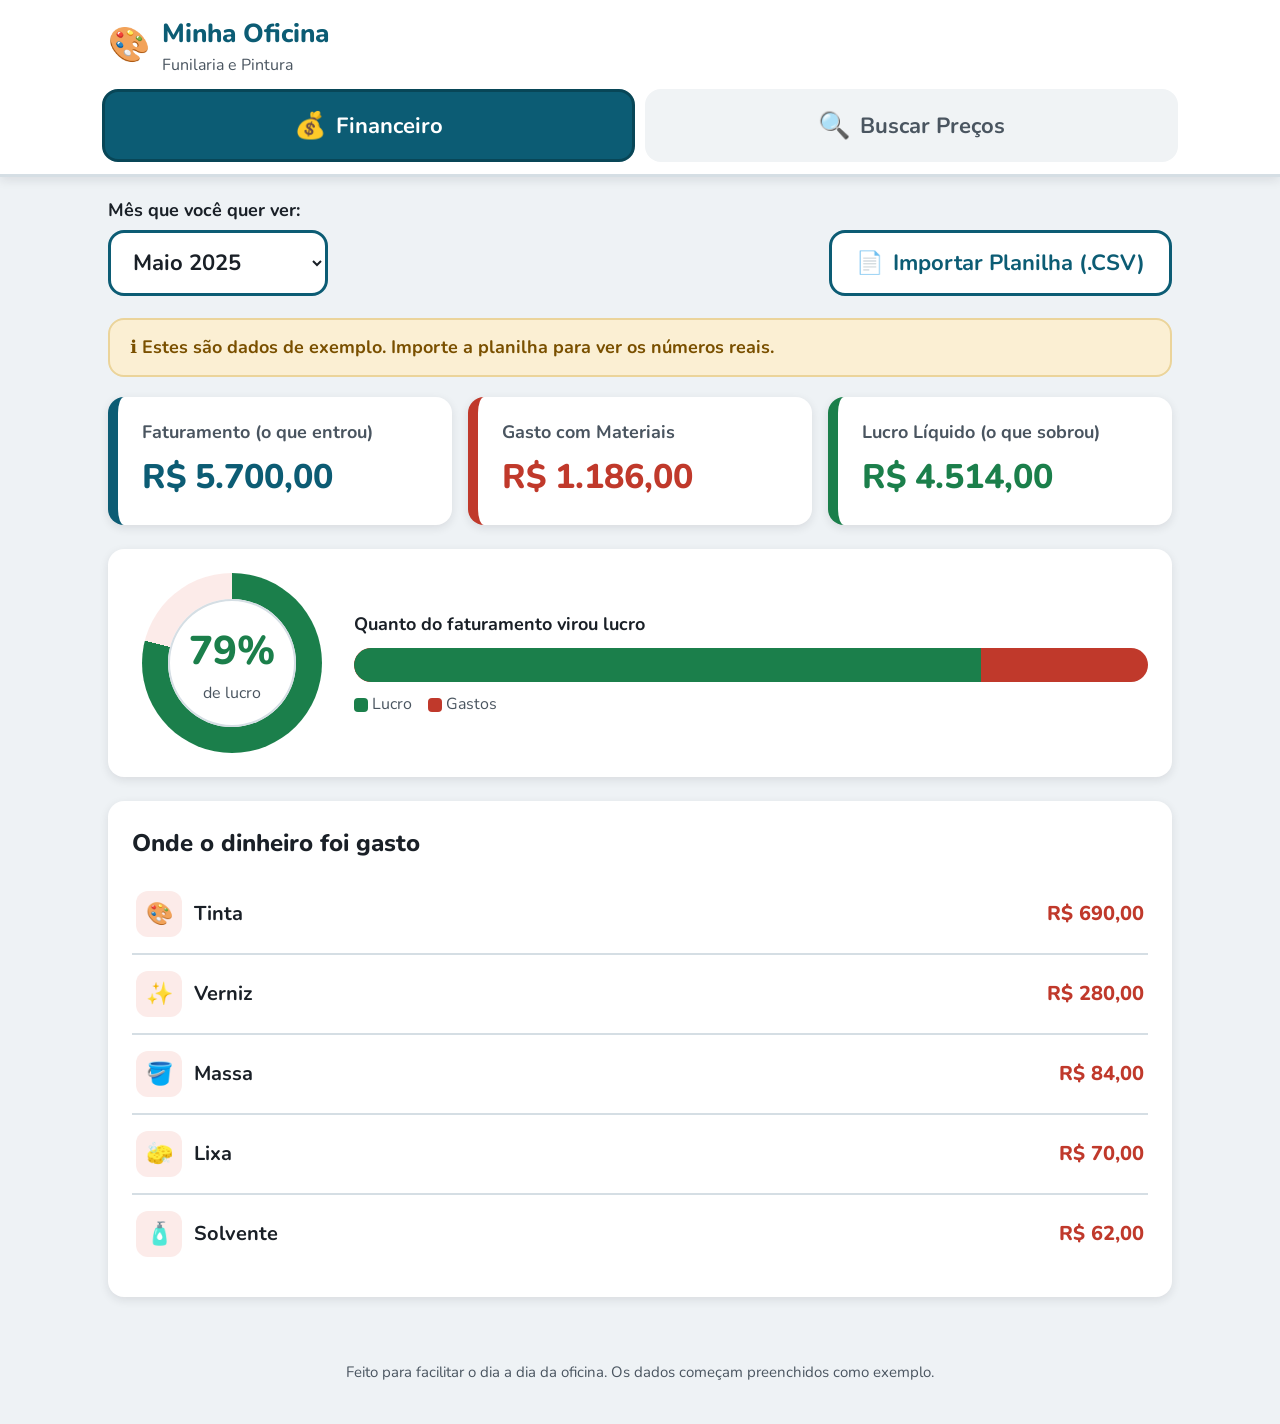
<file: index.html>
<!DOCTYPE html>
<html lang="pt-BR">
<head>
  <meta charset="UTF-8" />
  <meta name="viewport" content="width=device-width, initial-scale=1.0" />
  <meta name="description" content="Sistema simples de gestão financeira e cotação de materiais para oficina de funilaria e pintura." />
  <title>Oficina · Financeiro e Preços</title>
  <!-- Fonte arredondada e de fácil leitura (com reserva do sistema caso não carregue) -->
  <link rel="preconnect" href="https://fonts.googleapis.com" />
  <link rel="preconnect" href="https://fonts.gstatic.com" crossorigin />
  <link href="https://fonts.googleapis.com/css2?family=Nunito:wght@400;600;700;800&display=swap" rel="stylesheet" />
  <link rel="stylesheet" href="style.css" />
</head>
<body>

  <!-- ======================= CABEÇALHO ======================= -->
  <header class="topo">
    <div class="topo-conteudo">
      <div class="marca">
        <span class="marca-icone" aria-hidden="true">🎨</span>
        <div>
          <h1 class="marca-titulo">Minha Oficina</h1>
          <p class="marca-sub">Funilaria e Pintura</p>
        </div>
      </div>
    </div>

    <!-- Abas principais: grandes, sempre visíveis, sem menu escondido -->
    <nav class="abas" aria-label="Menu principal">
      <button class="aba aba-ativa" data-aba="financeiro" aria-pressed="true">
        <span class="aba-icone" aria-hidden="true">💰</span>
        <span>Financeiro</span>
      </button>
      <button class="aba" data-aba="materiais" aria-pressed="false">
        <span class="aba-icone" aria-hidden="true">🔍</span>
        <span>Buscar Preços</span>
      </button>
    </nav>
  </header>

  <!-- Aviso grande de "Salvo com sucesso" etc. -->
  <div id="aviso" class="aviso" role="status" aria-live="polite" hidden></div>

  <main class="conteudo">

    <!-- ============================================================ -->
    <!-- ABA 1 · GESTÃO FINANCEIRA                                     -->
    <!-- ============================================================ -->
    <section id="painel-financeiro" class="painel painel-ativo">

      <!-- Linha de controle: seletor de mês + importar planilha -->
      <div class="barra-controle">
        <label class="campo-mes">
          <span class="campo-mes-rotulo">Mês que você quer ver:</span>
          <select id="seletor-mes" class="seletor-mes"></select>
        </label>

        <div class="importar">
          <!-- Botão visível de importação de planilha CSV -->
          <input type="file" id="arquivo-csv" accept=".csv" hidden />
          <button id="botao-importar" class="botao botao-secundario">
            <span aria-hidden="true">📄</span> Importar Planilha (.CSV)
          </button>
        </div>
      </div>

      <!-- Mostra se os dados são da planilha ou de exemplo -->
      <div id="origem-dados" class="origem origem-exemplo"></div>

      <!-- Cartões de destaque: Faturamento, Materiais, Lucro -->
      <div class="cartoes-destaque">
        <div class="cartao cartao-faturamento">
          <p class="cartao-rotulo">Faturamento (o que entrou)</p>
          <p class="cartao-valor" id="valor-faturamento">R$ 0,00</p>
        </div>
        <div class="cartao cartao-gastos">
          <p class="cartao-rotulo">Gasto com Materiais</p>
          <p class="cartao-valor" id="valor-gastos">R$ 0,00</p>
        </div>
        <div class="cartao cartao-lucro">
          <p class="cartao-rotulo">Lucro Líquido (o que sobrou)</p>
          <p class="cartao-valor" id="valor-lucro">R$ 0,00</p>
        </div>
      </div>

      <!-- Indicador visual de lucro (rosquinha) + barra -->
      <div class="bloco-grafico">
        <div class="rosquinha-area">
          <div class="rosquinha" id="rosquinha" role="img" aria-label="Porcentagem de lucro">
            <div class="rosquinha-centro">
              <span id="rosquinha-numero">0%</span>
              <small>de lucro</small>
            </div>
          </div>
        </div>

        <div class="barra-area">
          <p class="barra-titulo">Quanto do faturamento virou lucro</p>
          <div class="barra-fundo" role="img" aria-label="Barra de proporção de lucro">
            <div class="barra-preenchida" id="barra-lucro"></div>
          </div>
          <p class="barra-legenda">
            <span class="ponto ponto-lucro"></span> Lucro &nbsp;&nbsp;
            <span class="ponto ponto-gasto"></span> Gastos
          </p>
        </div>
      </div>

      <!-- Lista de gastos categorizados -->
      <div class="bloco-lista">
        <h2 class="bloco-titulo">Onde o dinheiro foi gasto</h2>
        <ul class="lista-gastos" id="lista-gastos"></ul>
      </div>

    </section>

    <!-- ============================================================ -->
    <!-- ABA 2 · BUSCA DE MATERIAIS E FERRAMENTAS                      -->
    <!-- ============================================================ -->
    <section id="painel-materiais" class="painel">

      <div class="busca-topo">
        <h2 class="bloco-titulo">Procurar material ou ferramenta</h2>

        <div class="busca-linha">
          <input
            type="text"
            id="campo-busca"
            class="campo-busca"
            placeholder="Ex: verniz, massa, lixa..."
            aria-label="Digite o que você procura"
          />
          <button id="botao-buscar" class="botao botao-primario">
            <span aria-hidden="true">🔍</span> Buscar
          </button>
        </div>

        <!-- Filtros rápidos por categoria -->
        <div class="filtros" id="filtros" role="group" aria-label="Filtrar por categoria">
          <button class="filtro filtro-ativo" data-categoria="Todos">Todos</button>
          <button class="filtro" data-categoria="Tintas">Tintas</button>
          <button class="filtro" data-categoria="Vernizes">Vernizes</button>
          <button class="filtro" data-categoria="Massas">Massas</button>
          <button class="filtro" data-categoria="Lixas">Lixas</button>
          <button class="filtro" data-categoria="Ferramentas">Ferramentas</button>
          <button class="filtro" data-categoria="Acessórios">Acessórios</button>
        </div>
      </div>

      <!-- Cartões de resultado -->
      <div class="resultados" id="resultados"></div>

    </section>

  </main>

  <footer class="rodape">
    <p>Feito para facilitar o dia a dia da oficina. Os dados começam preenchidos como exemplo.</p>
  </footer>

  <script src="script.js"></script>
</body>
</html>
</file>
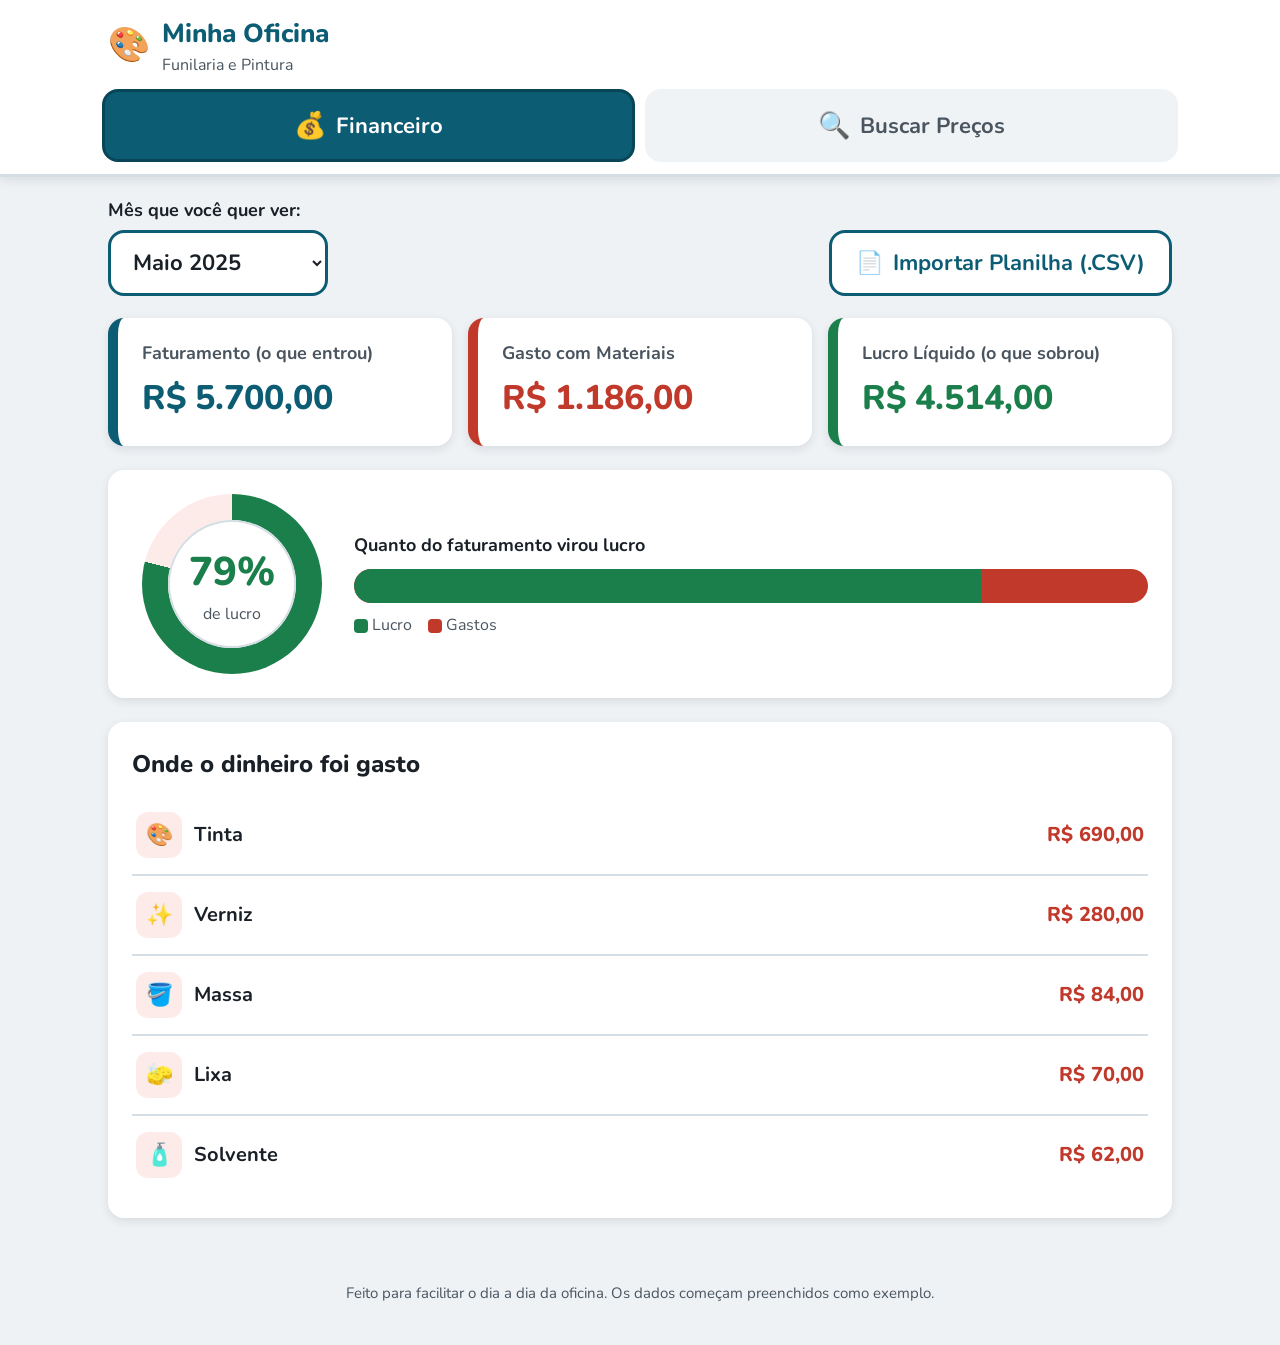
<file: index (1).html>
<!DOCTYPE html>
<html lang="pt-BR">
<head>
  <meta charset="UTF-8" />
  <meta name="viewport" content="width=device-width, initial-scale=1.0" />
  <meta name="description" content="Sistema simples de gestão financeira e cotação de materiais para oficina de funilaria e pintura." />
  <title>Oficina · Financeiro e Preços</title>
  <!-- Fonte arredondada e de fácil leitura (com reserva do sistema caso não carregue) -->
  <link rel="preconnect" href="https://fonts.googleapis.com" />
  <link rel="preconnect" href="https://fonts.gstatic.com" crossorigin />
  <link href="https://fonts.googleapis.com/css2?family=Nunito:wght@400;600;700;800&display=swap" rel="stylesheet" />
  <link rel="stylesheet" href="style.css" />
</head>
<body>

  <!-- ======================= CABEÇALHO ======================= -->
  <header class="topo">
    <div class="topo-conteudo">
      <div class="marca">
        <span class="marca-icone" aria-hidden="true">🎨</span>
        <div>
          <h1 class="marca-titulo">Minha Oficina</h1>
          <p class="marca-sub">Funilaria e Pintura</p>
        </div>
      </div>
    </div>

    <!-- Abas principais: grandes, sempre visíveis, sem menu escondido -->
    <nav class="abas" aria-label="Menu principal">
      <button class="aba aba-ativa" data-aba="financeiro" aria-pressed="true">
        <span class="aba-icone" aria-hidden="true">💰</span>
        <span>Financeiro</span>
      </button>
      <button class="aba" data-aba="materiais" aria-pressed="false">
        <span class="aba-icone" aria-hidden="true">🔍</span>
        <span>Buscar Preços</span>
      </button>
    </nav>
  </header>

  <!-- Aviso grande de "Salvo com sucesso" etc. -->
  <div id="aviso" class="aviso" role="status" aria-live="polite" hidden></div>

  <main class="conteudo">

    <!-- ============================================================ -->
    <!-- ABA 1 · GESTÃO FINANCEIRA                                     -->
    <!-- ============================================================ -->
    <section id="painel-financeiro" class="painel painel-ativo">

      <!-- Linha de controle: seletor de mês + importar planilha -->
      <div class="barra-controle">
        <label class="campo-mes">
          <span class="campo-mes-rotulo">Mês que você quer ver:</span>
          <select id="seletor-mes" class="seletor-mes"></select>
        </label>

        <div class="importar">
          <!-- Botão visível de importação de planilha CSV -->
          <input type="file" id="arquivo-csv" accept=".csv" hidden />
          <button id="botao-importar" class="botao botao-secundario">
            <span aria-hidden="true">📄</span> Importar Planilha (.CSV)
          </button>
        </div>
      </div>

      <!-- Cartões de destaque: Faturamento, Materiais, Lucro -->
      <div class="cartoes-destaque">
        <div class="cartao cartao-faturamento">
          <p class="cartao-rotulo">Faturamento (o que entrou)</p>
          <p class="cartao-valor" id="valor-faturamento">R$ 0,00</p>
        </div>
        <div class="cartao cartao-gastos">
          <p class="cartao-rotulo">Gasto com Materiais</p>
          <p class="cartao-valor" id="valor-gastos">R$ 0,00</p>
        </div>
        <div class="cartao cartao-lucro">
          <p class="cartao-rotulo">Lucro Líquido (o que sobrou)</p>
          <p class="cartao-valor" id="valor-lucro">R$ 0,00</p>
        </div>
      </div>

      <!-- Indicador visual de lucro (rosquinha) + barra -->
      <div class="bloco-grafico">
        <div class="rosquinha-area">
          <div class="rosquinha" id="rosquinha" role="img" aria-label="Porcentagem de lucro">
            <div class="rosquinha-centro">
              <span id="rosquinha-numero">0%</span>
              <small>de lucro</small>
            </div>
          </div>
        </div>

        <div class="barra-area">
          <p class="barra-titulo">Quanto do faturamento virou lucro</p>
          <div class="barra-fundo" role="img" aria-label="Barra de proporção de lucro">
            <div class="barra-preenchida" id="barra-lucro"></div>
          </div>
          <p class="barra-legenda">
            <span class="ponto ponto-lucro"></span> Lucro &nbsp;&nbsp;
            <span class="ponto ponto-gasto"></span> Gastos
          </p>
        </div>
      </div>

      <!-- Lista de gastos categorizados -->
      <div class="bloco-lista">
        <h2 class="bloco-titulo">Onde o dinheiro foi gasto</h2>
        <ul class="lista-gastos" id="lista-gastos"></ul>
      </div>

    </section>

    <!-- ============================================================ -->
    <!-- ABA 2 · BUSCA DE MATERIAIS E FERRAMENTAS                      -->
    <!-- ============================================================ -->
    <section id="painel-materiais" class="painel">

      <div class="busca-topo">
        <h2 class="bloco-titulo">Procurar material ou ferramenta</h2>

        <div class="busca-linha">
          <input
            type="text"
            id="campo-busca"
            class="campo-busca"
            placeholder="Ex: verniz, massa, lixa..."
            aria-label="Digite o que você procura"
          />
          <button id="botao-buscar" class="botao botao-primario">
            <span aria-hidden="true">🔍</span> Buscar
          </button>
        </div>

        <!-- Filtros rápidos por categoria -->
        <div class="filtros" id="filtros" role="group" aria-label="Filtrar por categoria">
          <button class="filtro filtro-ativo" data-categoria="Todos">Todos</button>
          <button class="filtro" data-categoria="Tintas">Tintas</button>
          <button class="filtro" data-categoria="Vernizes">Vernizes</button>
          <button class="filtro" data-categoria="Massas">Massas</button>
          <button class="filtro" data-categoria="Lixas">Lixas</button>
          <button class="filtro" data-categoria="Ferramentas">Ferramentas</button>
          <button class="filtro" data-categoria="Acessórios">Acessórios</button>
        </div>
      </div>

      <!-- Cartões de resultado -->
      <div class="resultados" id="resultados"></div>

    </section>

  </main>

  <footer class="rodape">
    <p>Feito para facilitar o dia a dia da oficina. Os dados começam preenchidos como exemplo.</p>
  </footer>

  <script src="script.js"></script>
</body>
</html>
</file>
<file: style.css>
/* ============================================================
   OFICINA · FINANCEIRO E PREÇOS
   Estilo pensado para pessoa de idade:
   - Fontes grandes
   - Alto contraste
   - Botões grandes e fáceis de tocar
   - Layout limpo, sem menus escondidos
   ============================================================ */

/* ---------- 1. Variáveis de cor e tamanho (fácil de ajustar) ---------- */
:root {
  --cor-fundo:        #EEF2F5;   /* fundo claro */
  --cor-branco:       #FFFFFF;   /* cartões */
  --cor-texto:        #1A2027;   /* texto escuro, bem legível */
  --cor-texto-suave:  #4A5560;   /* textos secundários */

  --cor-primaria:     #0C5C74;   /* azul-petróleo (ações principais) */
  --cor-primaria-esc: #084657;
  --cor-acento:       #E4620E;   /* laranja "tinta" (destaques) */

  --cor-lucro:        #1B7F4B;   /* verde (positivo / confiável) */
  --cor-lucro-claro:  #E4F4EB;
  --cor-gasto:        #C0392B;   /* vermelho (gastos) */
  --cor-gasto-claro:  #FCEBE9;
  --cor-faturamento:  #0C5C74;

  --borda:            #D5DEE4;
  --sombra:           0 3px 10px rgba(26, 32, 39, 0.10);
  --raio:             16px;

  /* Tamanhos de fonte grandes por padrão */
  --fonte-base:       18px;
  --fonte-botao:      22px;
}

/* ---------- 2. Reset básico ---------- */
* { box-sizing: border-box; margin: 0; padding: 0; }

html { scroll-behavior: smooth; }

body {
  font-family: 'Nunito', 'Segoe UI', system-ui, -apple-system, Arial, sans-serif;
  font-size: var(--fonte-base);
  line-height: 1.5;
  color: var(--cor-texto);
  background-color: var(--cor-fundo);
  -webkit-text-size-adjust: 100%;
}

/* ---------- 3. Cabeçalho e abas ---------- */
.topo {
  background: var(--cor-branco);
  border-bottom: 3px solid var(--borda);
  position: sticky;
  top: 0;
  z-index: 20;
  box-shadow: var(--sombra);
}

.topo-conteudo {
  max-width: 1100px;
  margin: 0 auto;
  padding: 14px 18px 6px;
}

.marca { display: flex; align-items: center; gap: 12px; }
.marca-icone { font-size: 34px; }
.marca-titulo { font-size: 26px; font-weight: 800; color: var(--cor-primaria); }
.marca-sub { font-size: 16px; color: var(--cor-texto-suave); }

/* Abas: dois botões grandes lado a lado */
.abas {
  max-width: 1100px;
  margin: 0 auto;
  padding: 6px 12px 12px;
  display: flex;
  gap: 10px;
}

.aba {
  flex: 1;
  display: flex;
  align-items: center;
  justify-content: center;
  gap: 10px;
  padding: 16px 10px;
  font-size: var(--fonte-botao);
  font-weight: 700;
  font-family: inherit;
  color: var(--cor-texto-suave);
  background: #F0F3F5;
  border: 3px solid transparent;
  border-radius: var(--raio);
  cursor: pointer;
  transition: all .15s ease;
}
.aba-icone { font-size: 26px; }
.aba:hover { background: #E3E9ED; }

.aba-ativa {
  color: #FFFFFF;
  background: var(--cor-primaria);
  border-color: var(--cor-primaria-esc);
}
.aba-ativa:hover { background: var(--cor-primaria-esc); }

/* ---------- 4. Aviso "Salvo com sucesso" ---------- */
.aviso {
  max-width: 1100px;
  margin: 14px auto 0;
  padding: 16px 20px;
  font-size: 20px;
  font-weight: 700;
  text-align: center;
  color: #FFFFFF;
  background: var(--cor-lucro);
  border-radius: var(--raio);
  box-shadow: var(--sombra);
  animation: aparece .25s ease;
}
.aviso-erro { background: var(--cor-gasto); }
@keyframes aparece { from { opacity: 0; transform: translateY(-8px); } to { opacity: 1; } }

/* ---------- 5. Área de conteúdo ---------- */
.conteudo {
  max-width: 1100px;
  margin: 0 auto;
  padding: 20px 18px 40px;
}

.painel { display: none; }
.painel-ativo { display: block; animation: aparece .2s ease; }

.bloco-titulo {
  font-size: 24px;
  font-weight: 800;
  color: var(--cor-texto);
  margin-bottom: 14px;
}

/* ---------- 6. Barra de controle (mês + importar) ---------- */
.barra-controle {
  display: flex;
  flex-wrap: wrap;
  gap: 14px;
  align-items: flex-end;
  justify-content: space-between;
  margin-bottom: 22px;
}

.campo-mes { display: flex; flex-direction: column; gap: 6px; }
.campo-mes-rotulo { font-size: 18px; font-weight: 700; }

.seletor-mes {
  font-size: 22px;
  font-weight: 700;
  font-family: inherit;
  color: var(--cor-texto);
  padding: 14px 18px;
  border: 3px solid var(--cor-primaria);
  border-radius: var(--raio);
  background: var(--cor-branco);
  cursor: pointer;
  min-width: 220px;
}

/* ---------- 7. Botões gerais ---------- */
.botao {
  display: inline-flex;
  align-items: center;
  gap: 10px;
  font-size: var(--fonte-botao);
  font-weight: 700;
  font-family: inherit;
  padding: 15px 24px;
  border: none;
  border-radius: var(--raio);
  cursor: pointer;
  transition: transform .1s ease, background .15s ease;
}
.botao:active { transform: scale(0.97); }

.botao-primario { color: #FFFFFF; background: var(--cor-primaria); }
.botao-primario:hover { background: var(--cor-primaria-esc); }

.botao-secundario {
  color: var(--cor-primaria);
  background: var(--cor-branco);
  border: 3px solid var(--cor-primaria);
}
.botao-secundario:hover { background: #EAF1F4; }

/* Faixa que diz de onde vêm os dados */
.origem {
  display: flex;
  flex-wrap: wrap;
  align-items: center;
  justify-content: space-between;
  gap: 12px;
  padding: 14px 20px;
  border-radius: var(--raio);
  margin-bottom: 20px;
  font-size: 18px;
  font-weight: 700;
}
.origem-real    { background: var(--cor-lucro-claro); color: #0E6B3D; border: 2px solid #A9DCC0; }
.origem-exemplo { background: #FBEFD3;                color: #7A5000; border: 2px solid #EBD49A; }
.origem-carregando { background: #E5EDF2;             color: #34505E; border: 2px solid #C3D4DE; }
.botao-limpar {
  font-size: 16px;
  font-weight: 700;
  font-family: inherit;
  padding: 10px 16px;
  border-radius: 10px;
  border: 2px solid currentColor;
  background: transparent;
  color: inherit;
  cursor: pointer;
}
.botao-limpar:hover { background: rgba(0, 0, 0, .06); }

/* ---------- 8. Cartões de destaque ---------- */
.cartoes-destaque {
  display: grid;
  grid-template-columns: 1fr;
  gap: 16px;
  margin-bottom: 24px;
}

.cartao {
  background: var(--cor-branco);
  border-radius: var(--raio);
  padding: 22px 24px;
  box-shadow: var(--sombra);
  border-left: 10px solid var(--borda);
}
.cartao-rotulo { font-size: 18px; font-weight: 700; color: var(--cor-texto-suave); margin-bottom: 6px; }
.cartao-valor { font-size: 34px; font-weight: 800; }

.cartao-faturamento { border-left-color: var(--cor-faturamento); }
.cartao-faturamento .cartao-valor { color: var(--cor-faturamento); }
.cartao-gastos { border-left-color: var(--cor-gasto); }
.cartao-gastos .cartao-valor { color: var(--cor-gasto); }
.cartao-lucro { border-left-color: var(--cor-lucro); }
.cartao-lucro .cartao-valor { color: var(--cor-lucro); }

/* ---------- 9. Bloco de gráfico (rosquinha + barra) ---------- */
.bloco-grafico {
  display: grid;
  grid-template-columns: 1fr;
  gap: 22px;
  background: var(--cor-branco);
  border-radius: var(--raio);
  padding: 24px;
  box-shadow: var(--sombra);
  margin-bottom: 24px;
  align-items: center;
}

.rosquinha-area { display: flex; justify-content: center; }

/* Rosquinha feita com conic-gradient (sem biblioteca) */
.rosquinha {
  --porcentagem: 0;
  width: 180px;
  height: 180px;
  border-radius: 50%;
  background: conic-gradient(
    var(--cor-lucro) calc(var(--porcentagem) * 1%),
    var(--cor-gasto-claro) 0
  );
  display: flex;
  align-items: center;
  justify-content: center;
  transition: background .4s ease;
}
.rosquinha-centro {
  width: 128px;
  height: 128px;
  background: var(--cor-branco);
  border-radius: 50%;
  display: flex;
  flex-direction: column;
  align-items: center;
  justify-content: center;
  box-shadow: inset 0 0 0 2px var(--borda);
}
.rosquinha-centro span { font-size: 40px; font-weight: 800; color: var(--cor-lucro); }
.rosquinha-centro small { font-size: 16px; color: var(--cor-texto-suave); }

.barra-titulo { font-size: 18px; font-weight: 700; margin-bottom: 10px; }
.barra-fundo {
  height: 34px;
  background: var(--cor-gasto);
  border-radius: 20px;
  overflow: hidden;
}
.barra-preenchida {
  height: 100%;
  width: 0;
  background: var(--cor-lucro);
  border-radius: 20px 0 0 20px;
  transition: width .5s ease;
}
.barra-legenda { margin-top: 10px; font-size: 16px; color: var(--cor-texto-suave); }
.ponto { display: inline-block; width: 14px; height: 14px; border-radius: 4px; vertical-align: middle; }
.ponto-lucro { background: var(--cor-lucro); }
.ponto-gasto { background: var(--cor-gasto); }

/* ---------- 10. Lista de gastos ---------- */
.bloco-lista {
  background: var(--cor-branco);
  border-radius: var(--raio);
  padding: 24px;
  box-shadow: var(--sombra);
}
.lista-gastos { list-style: none; }
.item-gasto {
  display: flex;
  align-items: center;
  justify-content: space-between;
  gap: 12px;
  padding: 16px 4px;
  border-bottom: 2px solid var(--borda);
  font-size: 20px;
}
.item-gasto:last-child { border-bottom: none; }
.item-gasto-nome { display: flex; align-items: center; gap: 12px; font-weight: 700; }
.item-gasto-icone {
  font-size: 22px;
  width: 46px; height: 46px;
  display: flex; align-items: center; justify-content: center;
  background: var(--cor-gasto-claro);
  border-radius: 12px;
}
.item-gasto-valor { font-weight: 800; color: var(--cor-gasto); white-space: nowrap; }
.lista-vazia { padding: 24px; text-align: center; font-size: 20px; color: var(--cor-texto-suave); }

/* ---------- 11. Aba de busca ---------- */
.busca-topo { margin-bottom: 22px; }

.busca-linha {
  display: flex;
  gap: 12px;
  flex-wrap: wrap;
  margin-bottom: 16px;
}
.campo-busca {
  flex: 1;
  min-width: 220px;
  font-size: 22px;
  font-family: inherit;
  padding: 16px 20px;
  border: 3px solid var(--cor-primaria);
  border-radius: var(--raio);
  background: var(--cor-branco);
  color: var(--cor-texto);
}
.campo-busca::placeholder { color: #909AA3; }

.filtros { display: flex; flex-wrap: wrap; gap: 10px; }
.filtro {
  font-size: 18px;
  font-weight: 700;
  font-family: inherit;
  padding: 12px 20px;
  border: 3px solid var(--borda);
  border-radius: 40px;
  background: var(--cor-branco);
  color: var(--cor-texto-suave);
  cursor: pointer;
  transition: all .15s ease;
}
.filtro:hover { border-color: var(--cor-primaria); color: var(--cor-primaria); }
.filtro-ativo {
  background: var(--cor-primaria);
  color: #FFFFFF;
  border-color: var(--cor-primaria-esc);
}

/* ---------- 12. Cartões de resultado ---------- */
.resultados {
  display: grid;
  grid-template-columns: 1fr;
  gap: 16px;
}

.cartao-produto {
  background: var(--cor-branco);
  border-radius: var(--raio);
  padding: 20px 22px;
  box-shadow: var(--sombra);
  border: 2px solid var(--borda);
  display: flex;
  flex-direction: column;
  gap: 10px;
}
.produto-topo { display: flex; justify-content: space-between; align-items: flex-start; gap: 12px; }
.produto-nome { font-size: 22px; font-weight: 800; }
.produto-marca { font-size: 16px; color: var(--cor-texto-suave); font-weight: 700; }
.produto-categoria {
  font-size: 14px;
  font-weight: 700;
  color: var(--cor-primaria);
  background: #EAF1F4;
  padding: 6px 12px;
  border-radius: 30px;
  white-space: nowrap;
}
/* Botões que levam para a busca real nas lojas */
.produto-lojas {
  margin-top: 6px;
  padding-top: 14px;
  border-top: 2px solid var(--borda);
  display: flex;
  flex-direction: column;
  gap: 10px;
}
.produto-lojas-titulo {
  font-size: 16px;
  font-weight: 700;
  color: var(--cor-texto-suave);
}
.botao-loja {
  display: flex;
  align-items: center;
  gap: 10px;
  font-size: 19px;
  font-weight: 700;
  text-decoration: none;
  color: var(--cor-primaria);
  background: #EAF1F4;
  border: 2px solid #C6D8E0;
  border-radius: 12px;
  padding: 14px 16px;
  transition: all .15s ease;
}
.botao-loja:hover {
  background: var(--cor-primaria);
  border-color: var(--cor-primaria-esc);
  color: #FFFFFF;
}
.botao-loja .seta { margin-left: auto; font-size: 18px; }

/* ---------- 13. Rodapé ---------- */
.rodape {
  text-align: center;
  padding: 24px 18px 40px;
  font-size: 15px;
  color: var(--cor-texto-suave);
}

/* ---------- 14. Acessibilidade: foco visível ---------- */
button:focus-visible,
select:focus-visible,
input:focus-visible {
  outline: 4px solid var(--cor-acento);
  outline-offset: 2px;
}

/* ---------- 15. RESPONSIVO · Notebook / telas largas ---------- */
@media (min-width: 720px) {
  .cartoes-destaque { grid-template-columns: repeat(3, 1fr); }
  .bloco-grafico { grid-template-columns: 200px 1fr; }
  .resultados { grid-template-columns: repeat(2, 1fr); }
}

@media (min-width: 1000px) {
  .resultados { grid-template-columns: repeat(3, 1fr); }
}

/* ---------- 16. Respeita quem prefere menos animação ---------- */
@media (prefers-reduced-motion: reduce) {
  * { animation: none !important; transition: none !important; }
}
</file>
